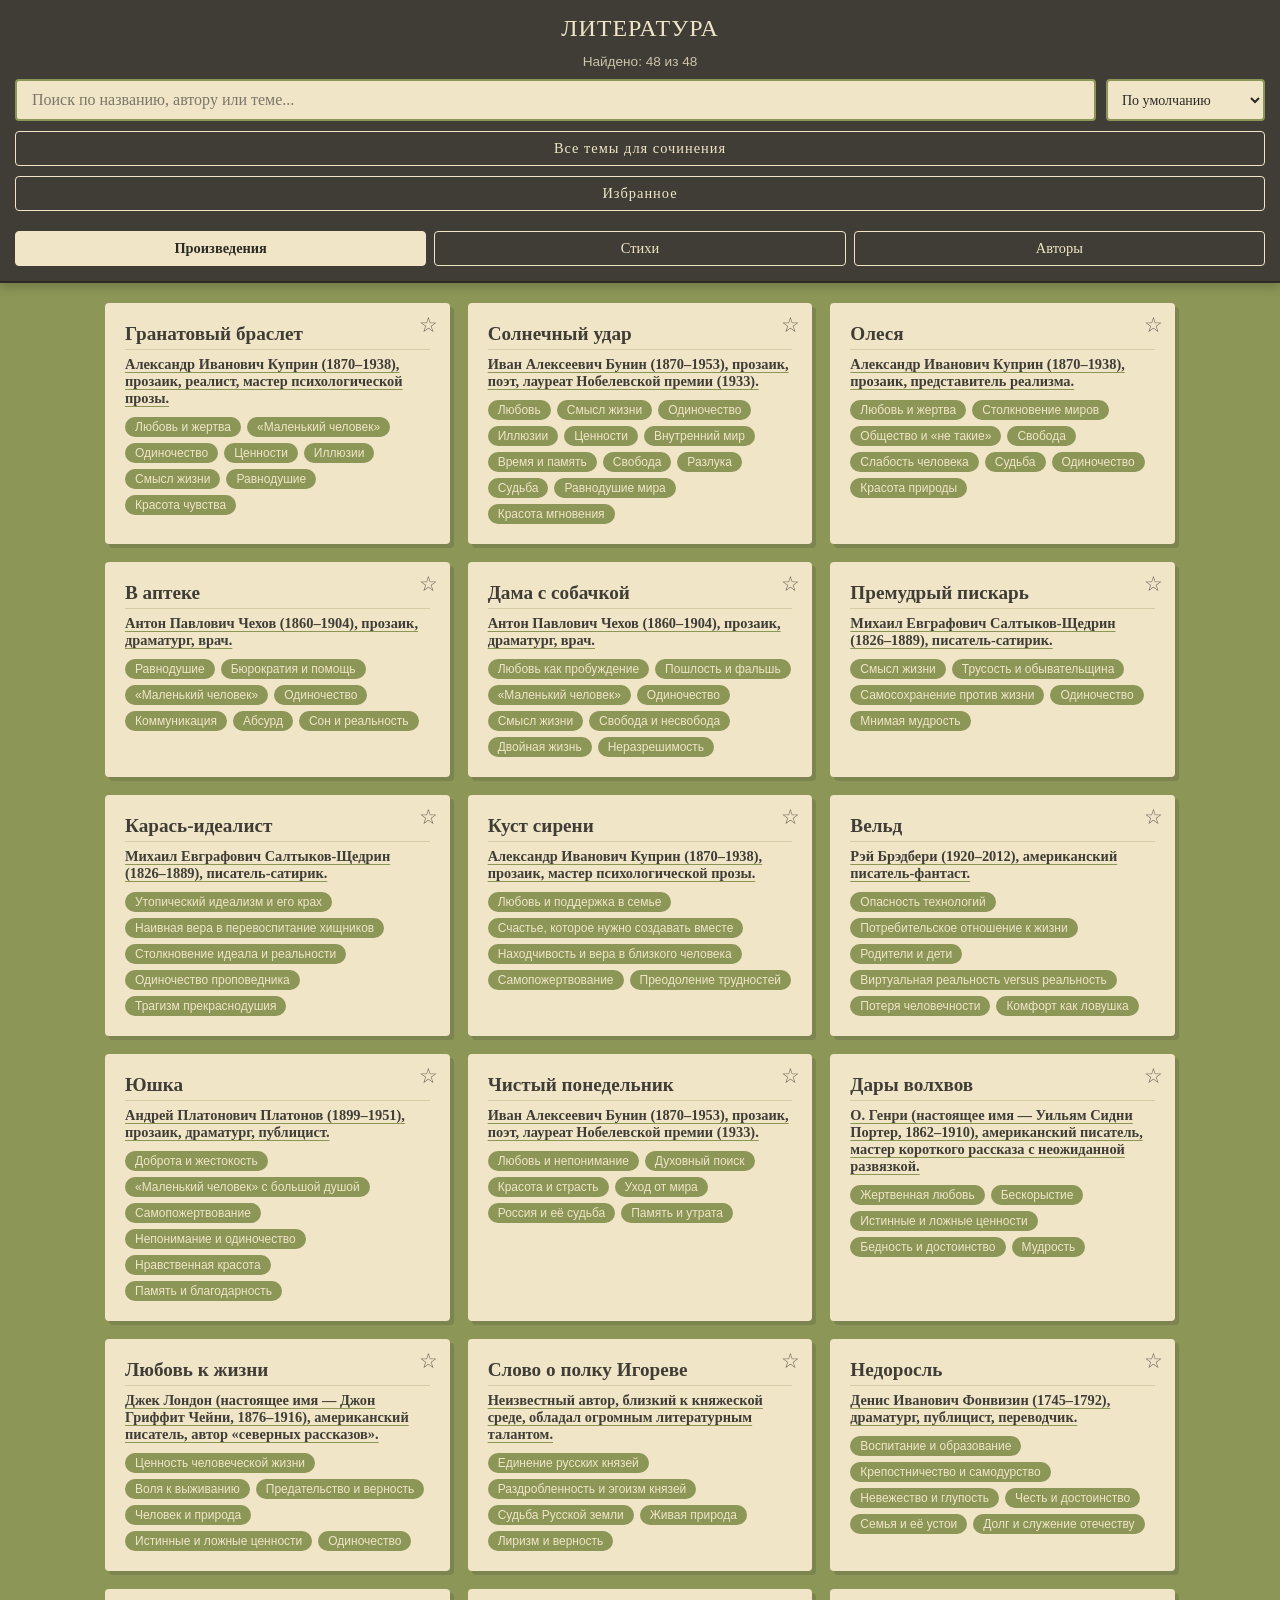
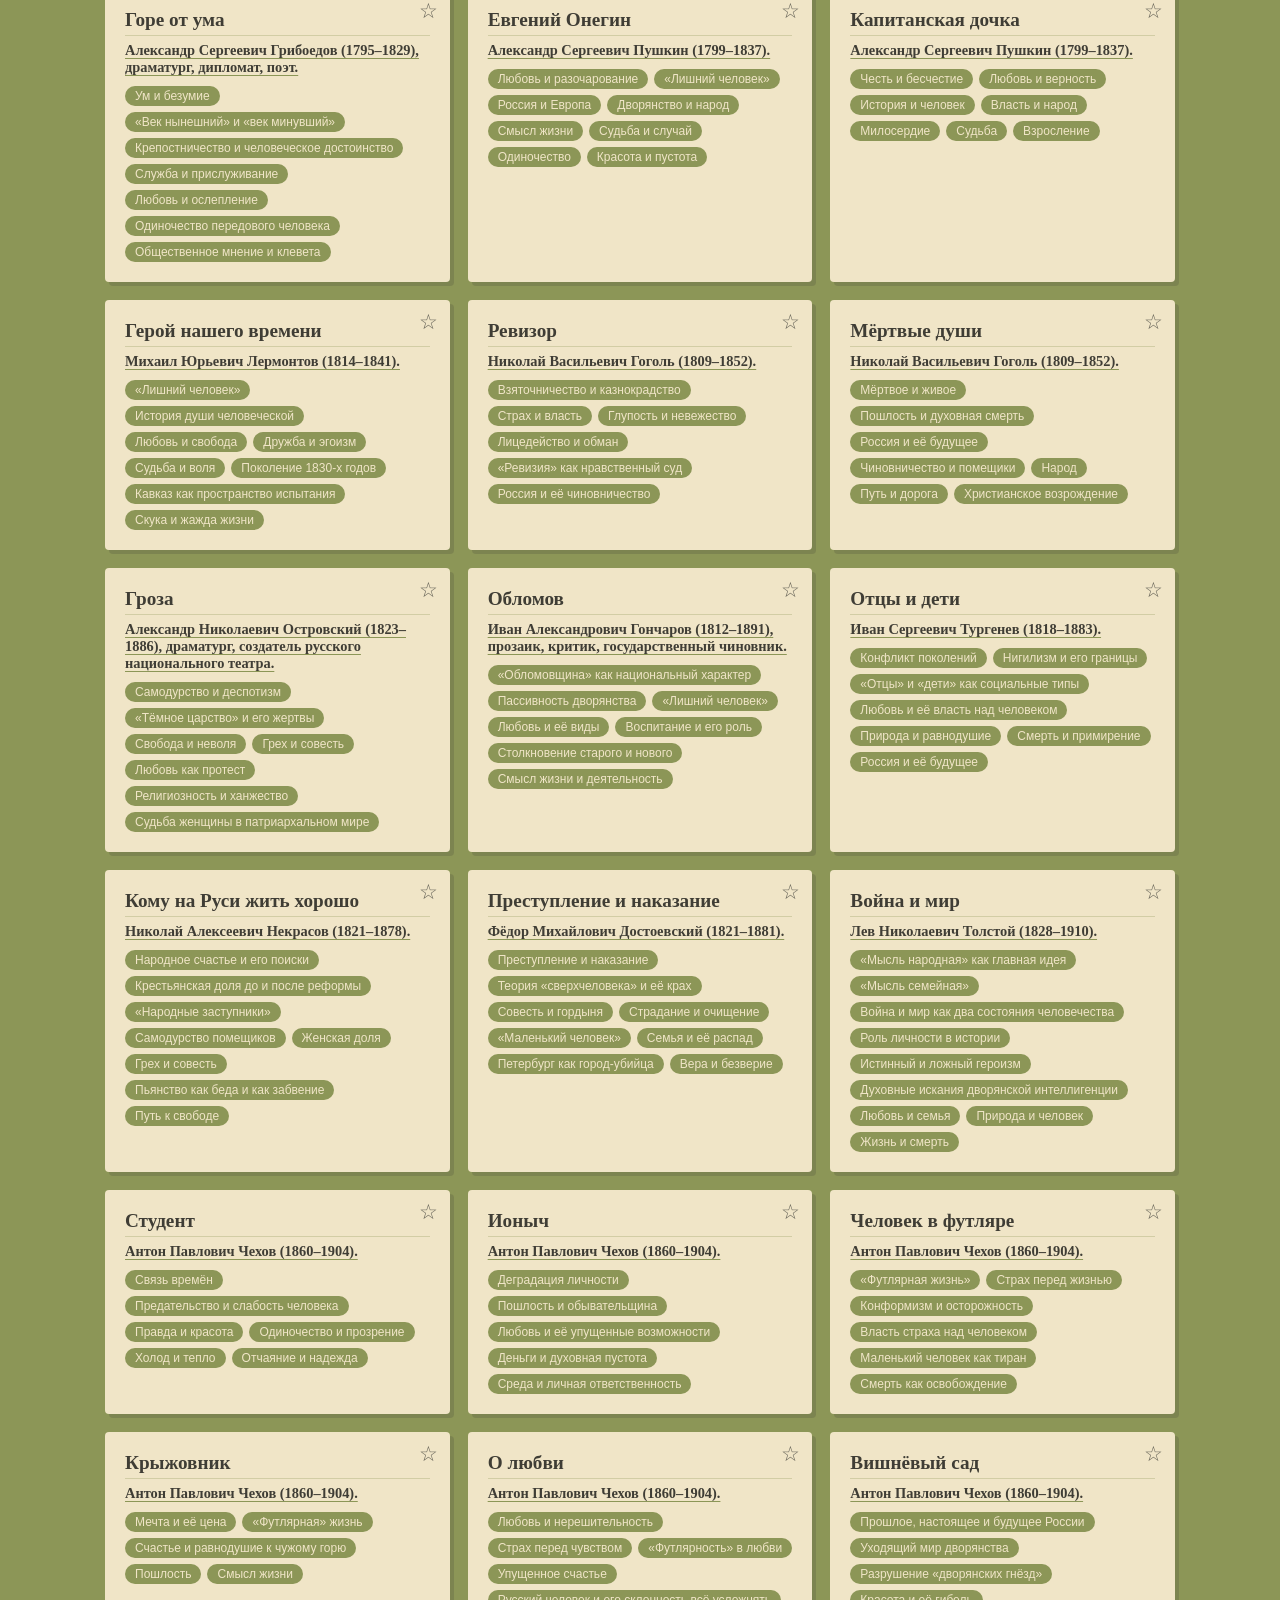
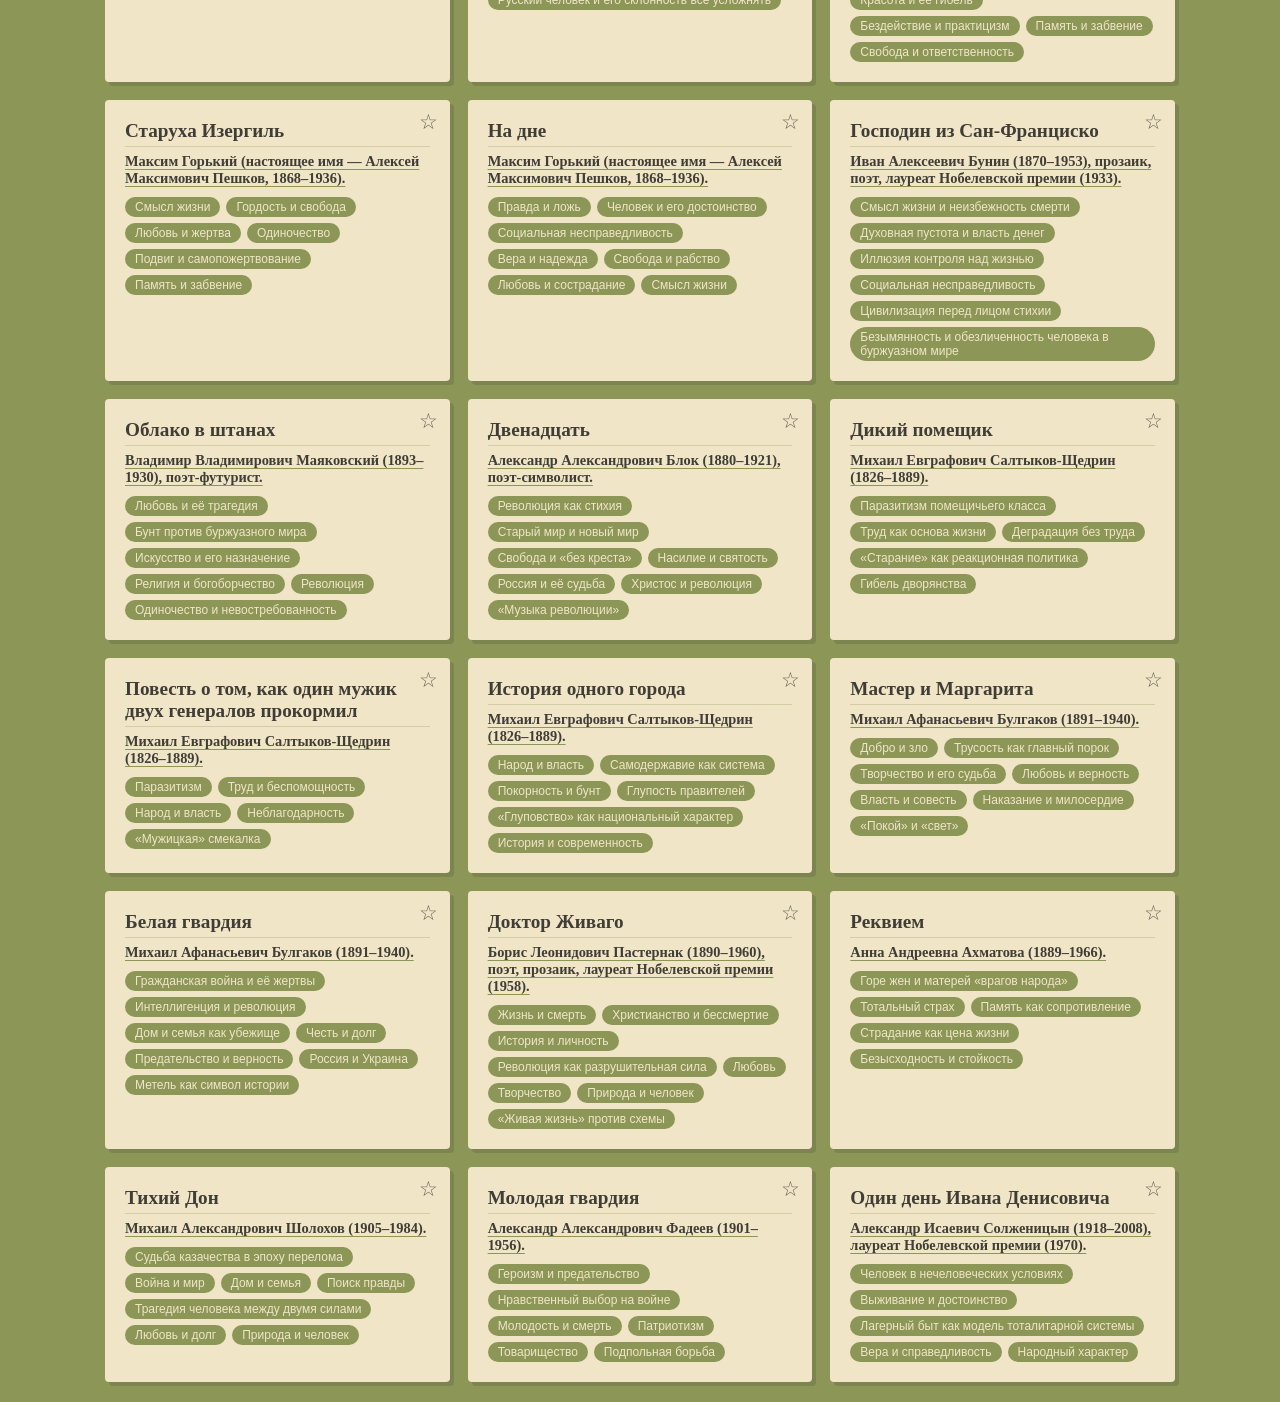
<file: index.html>
<!DOCTYPE html>
<html lang="ru">
<head>
    <meta charset="UTF-8">
    <meta name="viewport" content="width=device-width, initial-scale=1.0">
    <title>Шпаргалка по литературе</title>
    <link rel="stylesheet" href="style.css">
</head>
<body>
    <header>
        <h1>Литература</h1>
<div id="counter" class="counter"></div>
        <!-- Поиск и сортировка -->
        <div class="controls">
            <input type="text" id="search" placeholder="Поиск по названию, автору или теме...">
            <select id="sort">
                <option value="default">По умолчанию</option>
                <option value="az">По названию (А-Я)</option>
                <option value="za">По названию (Я-А)</option>
                <option value="author_az">По автору (А-Я)</option>
                <option value="author_za">По автору (Я-А)</option>
            </select>
        </div>

        <!-- Кнопка "Все темы для сочинения" -->
        <button id="openThemes" class="toggle-themes">Все темы для сочинения</button>
        <button id="toggleFavorites" class="toggle-themes">Избранное</button>

        <!-- Переключатель разделов -->
        <div class="nav-tabs">
            <a href="index.html" class="nav-tab active">Произведения</a>
            <a href="poems.html" class="nav-tab">Стихи</a>
            <a href="authors.html" class="nav-tab">Авторы</a>
        </div>
    </header>

    <!-- Плашка активного автора -->
    <div id="authorFilter" class="author-filter" style="display: none;">
        <span id="authorName"></span>
        <button id="clearAuthor" class="clear-author">✕ Сбросить</button>
    </div>

    <!-- Список произведений -->
    <main id="list"></main>

    <!-- Модалка произведения -->
    <div id="modal" class="modal">
        <div class="modal-content">
            <span class="close" id="closeModal">&times;</span>
            <div id="modalBody"></div>
        </div>
    </div>

    <!-- Модалка "Все темы" -->
    <div id="themesModal" class="themes-modal">
        <div class="themes-modal-content">
            <span class="close-themes" id="closeThemes">&times;</span>
            <h3>Все темы для сочинения</h3>
            <input type="text" id="themeSearch" class="theme-search" placeholder="Поиск темы...">
            <div id="themesList" class="themes-list"></div>
        </div>
    </div>
    <button id="scrollTopBtn" title="Наверх">↑</button>
    <script src="works.js"></script>
    <script src="script.js"></script>

</body>
</html>
</file>
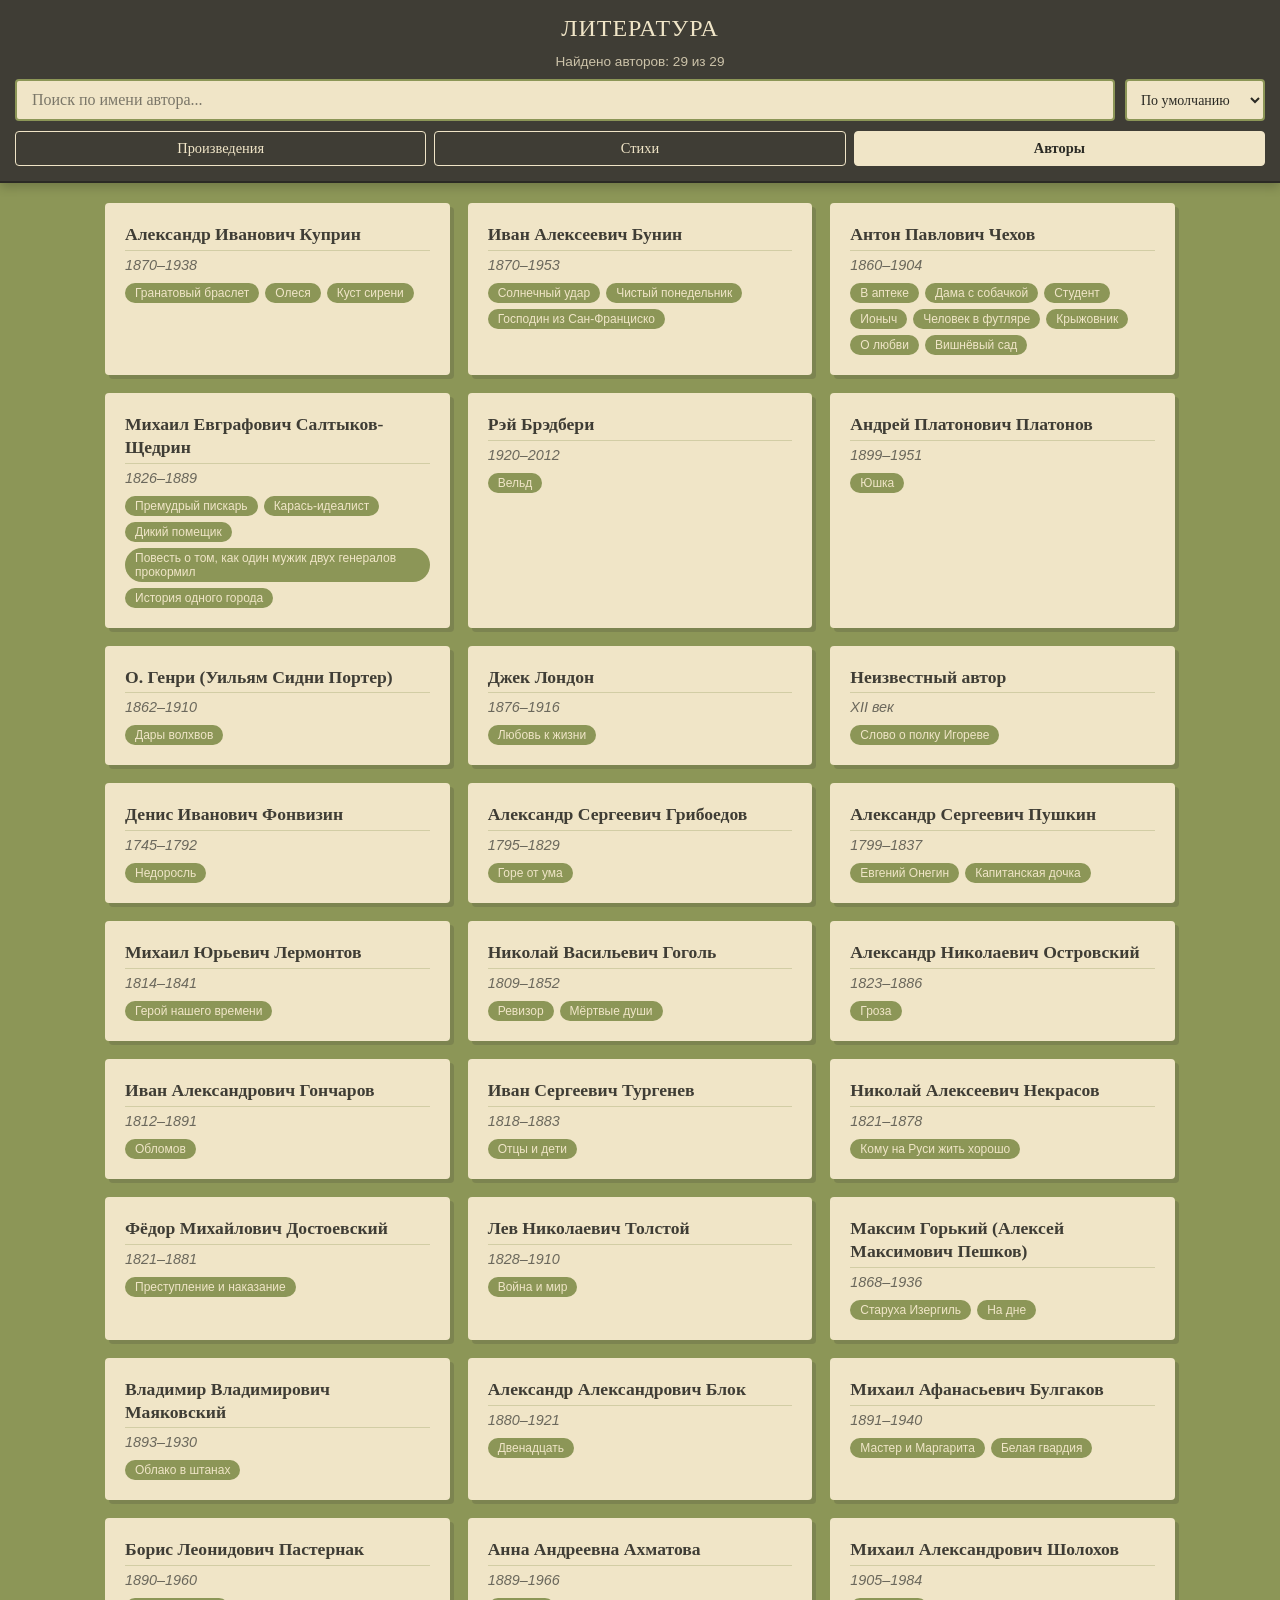
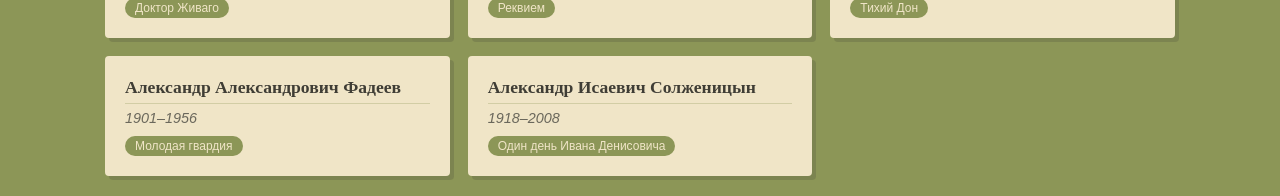
<file: authors.html>
<!DOCTYPE html>
<html lang="ru">
<head>
    <meta charset="UTF-8">
    <meta name="viewport" content="width=device-width, initial-scale=1.0">
    <title>Авторы</title>
    <link rel="stylesheet" href="style.css">
</head>
<body>
    <header>
        <h1>Литература</h1>
        <div id="counter" class="counter"></div>
        <div class="controls">
            <input type="text" id="search" placeholder="Поиск по имени автора...">
            <select id="sort">
                <option value="default">По умолчанию</option>
                <option value="az">По имени (А-Я)</option>
                <option value="za">По имени (Я-А)</option>
            </select>
        </div>
        <div class="nav-tabs">
            <a href="index.html" class="nav-tab">Произведения</a>
            <a href="poems.html" class="nav-tab">Стихи</a>
            <a href="authors.html" class="nav-tab active">Авторы</a>
        </div>
    </header>

    <main id="list"></main>

    <div id="modal" class="modal">
        <div class="modal-content">
            <span class="close" id="closeModal">&times;</span>
            <div id="modalBody"></div>
        </div>
    </div>
 <button id="scrollTopBtn" title="Наверх">↑</button>
    <script src="authors.js"></script>
    <script src="script.js"></script>
   
</body>
</html>
</file>
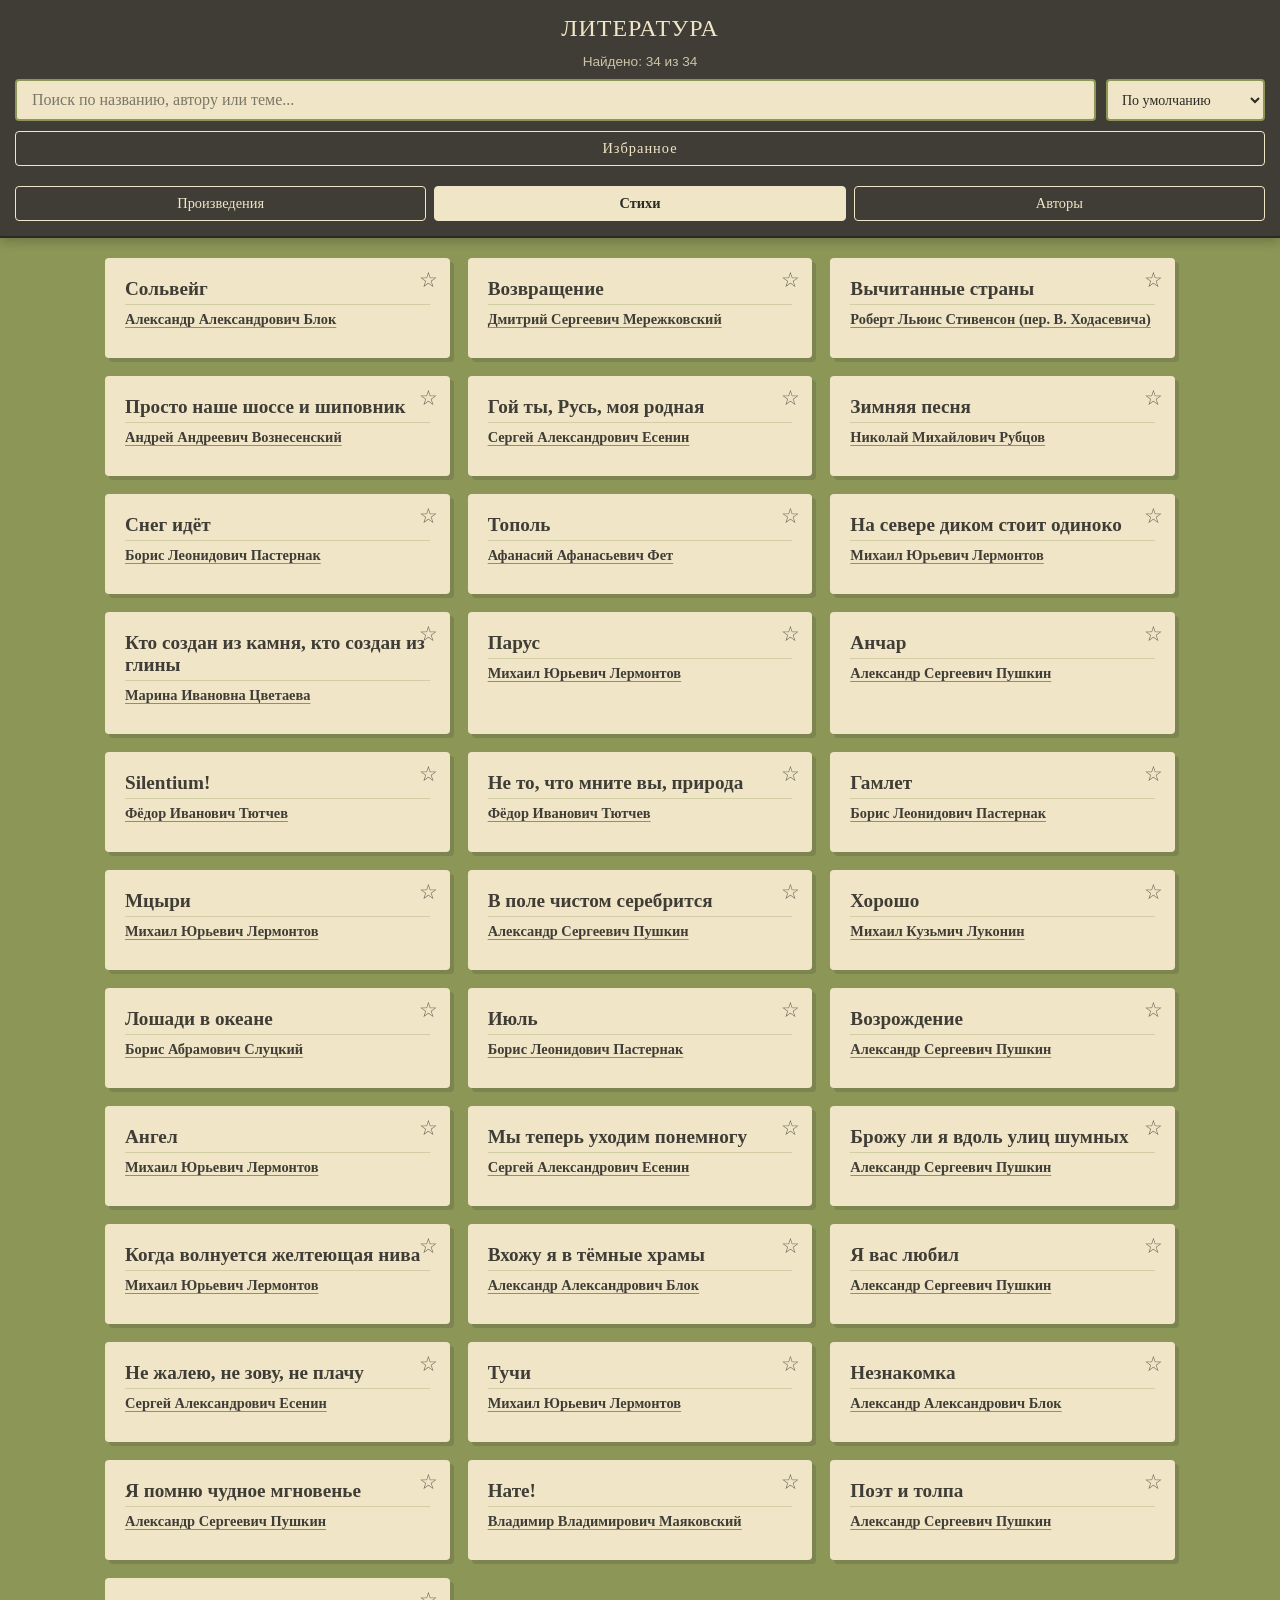
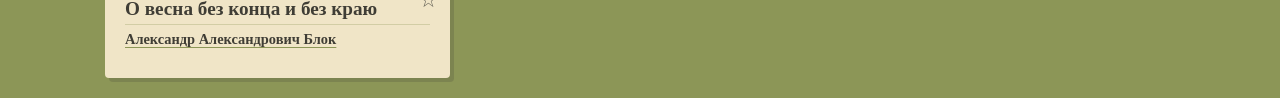
<file: poems.html>
<!DOCTYPE html>
<html lang="ru">
<head>
    <meta charset="UTF-8">
    <meta name="viewport" content="width=device-width, initial-scale=1.0">
    <title>Стихи</title>
    <link rel="stylesheet" href="style.css">
</head>
<body>
    <header>
        <h1>Литература</h1>
        <div id="counter" class="counter"></div>
        <div class="controls">
            <input type="text" id="search" placeholder="Поиск по названию, автору или теме...">
            <select id="sort">
                <option value="default">По умолчанию</option>
                <option value="az">По названию (А-Я)</option>
                <option value="za">По названию (Я-А)</option>
                <option value="author_az">По автору (А-Я)</option>
                <option value="author_za">По автору (Я-А)</option>
            </select>
        </div>
        <button id="toggleFavorites" class="toggle-themes">Избранное</button>
        <div class="nav-tabs">
            <a href="index.html" class="nav-tab">Произведения</a>
            <a href="poems.html" class="nav-tab active">Стихи</a>
            <a href="authors.html" class="nav-tab">Авторы</a>
        </div>
    </header>

    <div id="authorFilter" class="author-filter" style="display: none;">
        <span id="authorName"></span>
        <button id="clearAuthor" class="clear-author">✕ Сбросить</button>
    </div>

    <main id="list"></main>

    <div id="modal" class="modal">
        <div class="modal-content">
            <span class="close" id="closeModal">&times;</span>
            <div id="modalBody"></div>
        </div>
    </div>
<button id="scrollTopBtn" title="Наверх">↑</button>
    <script src="poems.js"></script>
    <script src="script.js"></script>
    
</body>
</html>
</file>
<file: style.css>
* { box-sizing: border-box; margin: 0; padding: 0; }

:root {
    --bg-main: #8c9657;       /* Оливковый фон */
    --bg-card: #f0e5c7;       /* Кремовый (карточки) */
    --bg-dark: #3f3d35;       /* Тёмно-коричневый (шапка, плашки) */
    --text-main: #2b2a24;     /* Тёмный текст для светлого фона */
    --text-light: #f0e5c7;    /* Светлый текст для тёмного фона */
    --accent: #8c9657;        /* Оливковый акцент */
}

body {
    font-family: 'Georgia', serif;
    background: var(--bg-main);
    color: var(--text-main);
    min-height: 100vh;
}

header {
   position: static;
    top: 0;
    background: var(--bg-dark);
    padding: 15px;
    border-bottom: 2px solid #2b2a24;
    z-index: 10;
    box-shadow: 0 4px 10px rgba(0,0,0,0.2);
}

h1 {
    font-size: 1.5rem;
    color: var(--text-light);
    margin-bottom: 12px;
    text-align: center;
    font-weight: normal;
    letter-spacing: 1px;
    text-transform: uppercase;
}

.controls {
    display: flex;
    gap: 10px;
    margin-bottom: 10px;
}

#search {
    flex: 1;
    padding: 10px 15px;
    font-size: 16px;
    border: 2px solid var(--bg-main);
    border-radius: 4px;
    background: var(--bg-card);
    color: var(--text-main);
    outline: none;
    font-family: inherit;
}
#search:focus { border-color: var(--text-light); }
#search::placeholder { color: #7a7668; }

#sort {
    padding: 10px;
    font-size: 14px;
    border: 2px solid var(--bg-main);
    border-radius: 4px;
    background: var(--bg-card);
    color: var(--text-main);
    outline: none;
    font-family: inherit;
    cursor: pointer;
}

.toggle-themes {
    background: transparent;
    color: var(--text-light);
    border: 1px solid var(--text-light);
    padding: 8px 16px;
    border-radius: 4px;
    font-size: 0.9rem;
    cursor: pointer;
    margin-bottom: 10px;
    width: 100%;
    font-family: inherit;
    transition: 0.2s;
    letter-spacing: 1px;
}
.toggle-themes:hover { background: var(--text-light); color: var(--bg-dark); }

/* Переключатель разделов */
.nav-tabs {
    display: flex;
    gap: 8px;
    margin-top: 10px;
    width: 100%;
}
.nav-tab {
    flex: 1;
    text-align: center;
    background: transparent;
    color: var(--text-light);
    border: 1px solid var(--text-light);
    padding: 8px 20px;
    border-radius: 4px;
    text-decoration: none;
    font-size: 0.9rem;
    transition: 0.2s;
    font-family: inherit;
}
.nav-tab:hover { background: var(--bg-main); border-color: var(--bg-main); }
.nav-tab.active {
    background: var(--bg-card);
    color: var(--text-main);
    border-color: var(--bg-card);
    font-weight: bold;
}

main {
    padding: 15px;
    max-width: 700px;
    margin: 0 auto;
}

/* Сетка карточек — ВЕЗДЕ 3 колонки */
/* Сетка карточек — базово 3 колонки */
#list {
    display: grid;
    grid-template-columns: repeat(3, 1fr);
    gap: 20px;
    padding: 20px 15px;
    max-width: 1200px;
    margin: 0 auto;
}

/* Адаптив */
@media (max-width: 900px) {
    #list { grid-template-columns: repeat(2, 1fr); }
}
@media (max-width: 600px) {
    #list { grid-template-columns: 1fr; }
}

/* Сама карточка — как кремовая бумажка */
.work {
    background: var(--bg-card);
    border: 2px solid transparent;
    border-radius: 4px;
    padding: 18px;
    cursor: pointer;
    transition: 0.2s;
    box-shadow: 4px 4px 0px rgba(63, 61, 53, 0.2);
}
.work:hover { 
    transform: translate(-2px, -2px);
    box-shadow: 6px 6px 0px var(--bg-dark);
    border-color: var(--bg-dark);
}
.work h2 { 
    font-size: 1.2rem; 
    color: var(--bg-dark); 
    margin-bottom: 6px;
    font-weight: bold;
    border-bottom: 1px solid rgba(140, 150, 87, 0.3);
    padding-bottom: 4px;
}
.work .author { font-size: 0.9rem; color: #6b685c; margin-bottom: 10px; font-style: italic; }
.work .author-link { color: var(--bg-dark); cursor: pointer; text-decoration: underline; text-decoration-color: var(--accent); text-underline-offset: 3px; font-weight: bold; font-style: normal;}
.work .author-link:hover { color: var(--accent); }
.work .tags { display: flex; flex-wrap: wrap; gap: 6px; margin-top: 10px; }
.work .tags span {
    background: var(--bg-main);
    color: var(--bg-card);
    border: none;
    padding: 3px 10px;
    border-radius: 20px;
    font-size: 0.75rem;
    font-family: sans-serif;
}

/* Плашка автора */
.author-filter {
    background: var(--bg-card);
    border: 2px solid var(--bg-dark);
    border-radius: 4px;
    padding: 8px 16px;
    margin: 15px auto;
    max-width: 700px;
    display: flex;
    justify-content: space-between;
    align-items: center;
    color: var(--bg-dark);
    font-weight: bold;
    box-shadow: 3px 3px 0px var(--bg-dark);
}
.clear-author {
    background: transparent;
    border: 1px solid var(--bg-dark);
    color: var(--bg-dark);
    border-radius: 4px;
    padding: 3px 10px;
    cursor: pointer;
    font-size: 0.85rem;
    font-weight: bold;
    transition: 0.2s;
}
.clear-author:hover { background: var(--bg-dark); color: var(--bg-card); }

.empty { text-align: center; color: var(--bg-dark); padding: 40px 20px; font-style: italic; font-size: 1.1rem; }

/* Модалка произведения */
.modal {
    display: none;
    position: fixed;
    z-index: 100;
    left: 0; top: 0;
    width: 100%; height: 100%;
    overflow: auto;
    background: rgba(43, 42, 36, 0.8);
    backdrop-filter: blur(3px);
}
.modal-content {
    background: var(--bg-card);
    margin: 30px auto;
    padding: 25px;
    border: 2px solid var(--bg-dark);
    border-radius: 4px;
    width: 90%;
    max-width: 700px;
    color: var(--text-main);
    box-shadow: 8px 8px 0px var(--bg-dark);
}
.close {
    color: var(--bg-dark);
    float: right;
    font-size: 32px;
    font-weight: bold;
    cursor: pointer;
    line-height: 1;
    font-family: sans-serif;
}
.close:hover { color: var(--bg-main); }
#modalBody h2 { 
    color: var(--bg-dark); 
    margin-bottom: 10px; 
    font-size: 1.6rem;
    border-bottom: 2px dashed var(--bg-main);
    padding-bottom: 10px;
}
#modalBody h3 { 
    color: var(--bg-card);
    margin-top: 20px; 
    margin-bottom: 8px; 
    font-size: 1.1rem;
    background: var(--bg-main);
    display: inline-block;
    padding: 2px 10px;
    border-radius: 4px;
    font-family: sans-serif;
    text-transform: uppercase;
    letter-spacing: 1px;
}
#modalBody p, #modalBody li { font-size: 1rem; line-height: 1.6; margin-bottom: 8px; }
#modalBody b { color: var(--bg-dark); }
#modalBody i { color: #6b685c; }
#modalBody ul { padding-left: 20px; }

/* Модалка тем */
.themes-modal {
    display: none;
    position: fixed;
    z-index: 200;
    left: 0; top: 0;
    width: 100%; height: 100%;
    overflow: auto;
    background: rgba(43, 42, 36, 0.85);
    backdrop-filter: blur(3px);
}
.themes-modal-content {
    background: var(--bg-card);
    margin: 30px auto;
    padding: 25px;
    border: 2px solid var(--bg-dark);
    border-radius: 4px;
    width: 90%;
    max-width: 600px;
    color: var(--text-main);
    box-shadow: 8px 8px 0px var(--bg-dark);
}
.themes-modal-content h3 { color: var(--bg-dark); margin-bottom: 15px; font-size: 1.3rem; }
.close-themes {
    color: var(--bg-dark);
    float: right;
    font-size: 32px;
    font-weight: bold;
    cursor: pointer;
    font-family: sans-serif;
    line-height: 1;
}
.close-themes:hover { color: var(--bg-main); }
.theme-search {
    width: 100%;
    padding: 10px 15px;
    font-size: 16px;
    border: 2px solid var(--bg-main);
    border-radius: 4px;
    background: #fff;
    color: var(--text-main);
    outline: none;
    margin-bottom: 15px;
    font-family: inherit;
}
.theme-search:focus { border-color: var(--bg-dark); }
.themes-list { display: flex; flex-wrap: wrap; gap: 10px; }
.theme-item {
    background: transparent;
    color: var(--bg-dark);
    border: 2px solid var(--bg-dark);
    padding: 6px 14px;
    border-radius: 4px;
    font-size: 0.9rem;
    cursor: pointer;
    transition: 0.2s;
    font-family: inherit;
}
.theme-item:hover { background: var(--bg-dark); color: var(--bg-card); }
.theme-item.active { background: var(--bg-dark); color: var(--bg-card); box-shadow: 2px 2px 0px var(--bg-main); }

/* Стили для карточек авторов */
.author-card .author-years {
    font-size: 0.9rem;
    color: #6b685c;
    font-style: italic;
    margin-bottom: 10px;
    font-family: sans-serif;
}
.author-card h2 {
    font-size: 1.1rem;
    line-height: 1.3;
}#scrollTopBtn {
    display: block;
    position: fixed;
    bottom: 30px;
    right: 30px;
    z-index: 99;
    background: #3f3d35;
    color: #f0e5c7;
    border: 2px solid #f0e5c7;
    border-radius: 50%;
    width: 50px;
    height: 50px;
    font-size: 1.5rem;
    cursor: pointer;
    box-shadow: 3px 3px 0px rgba(43, 42, 36, 0.4);
    transition: 0.2s;
    font-family: sans-serif;
    line-height: 1;
}

#scrollTopBtn:hover {
    background: #f0e5c7;
    color: #3f3d35;
    transform: translate(-2px, -2px);
    box-shadow: 5px 5px 0px #3f3d35;
}
/* Счётчик */
.counter {
    text-align: center;
    color: var(--text-light);
    font-size: 0.85rem;
    margin-bottom: 10px;
    font-family: sans-serif;
    opacity: 0.8;
}
/* Звёздочка на карточке */
.fav-btn {
    position: absolute;
    top: 10px;
    right: 10px;
    background: transparent;
    border: none;
    font-size: 1.3rem;
    cursor: pointer;
    color: #6b685c;
    transition: 0.2s;
    padding: 0;
    line-height: 1;
    z-index: 2;
}

.fav-btn:hover {
    transform: scale(1.2);
}

.fav-btn.active {
    color: #ffc107;
    text-shadow: 0 0 3px rgba(0, 0, 0, 0.2);
}

/* Карточка должна быть relative, чтобы звёздочка позиционировалась */
.work {
    position: relative;
}

/* Активная кнопка "Избранное" */
.toggle-themes.active {
    background: var(--bg-card);
    color: var(--bg-dark);
    border-color: var(--bg-card);
}/* ===== МОБИЛЬНАЯ ВЕРСИЯ (как на компьютере, но с уменьшенными размерами) ===== */
@media (max-width: 600px) {
    header {
        padding: 8px;
    }

    h1 {
        font-size: 1rem;
        margin-bottom: 6px;
    }

    .counter {
        font-size: 0.7rem;
        margin-bottom: 4px;
    }

    /* Поиск и сортировка — в одну строку, как на компьютере */
    .controls {
        flex-direction: row;
        gap: 6px;
        margin-bottom: 6px;
    }

    #search {
        flex: 1;
        font-size: 11px;
        padding: 6px 8px;
    }

    #sort {
        font-size: 11px;
        padding: 6px;
        max-width: 90px;
    }

    .toggle-themes {
        font-size: 0.7rem;
        padding: 6px;
        margin-bottom: 6px;
    }

    /* Вкладки — в одну строку, как на компьютере */
    .nav-tabs {
        flex-direction: row;
        gap: 4px;
    }

    .nav-tab {
        padding: 6px 4px;
        font-size: 0.65rem;
    }

    /* Карточки — 3 колонки */
    #list {
        grid-template-columns: repeat(3, 1fr);
        gap: 5px;
        padding: 6px 4px;
    }

    .work {
        padding: 6px;
    }

    .work h2 {
        font-size: 0.7rem;
        margin-bottom: 3px;
        padding-bottom: 2px;
    }

    .work .author {
        font-size: 0.55rem;
        margin-bottom: 4px;
    }

    .work .tags span {
        font-size: 0.5rem;
        padding: 1px 4px;
    }

    .fav-btn {
        font-size: 0.9rem;
        top: 3px;
        right: 3px;
    }

    /* Модалка на весь экран */
    .modal-content,
    .themes-modal-content {
        width: 100%;
        margin: 0;
        border-radius: 0;
        min-height: 100vh;
        padding: 10px;
    }

    #modalBody h2 {
        font-size: 1.1rem;
    }

    #modalBody h3 {
        font-size: 0.85rem;
        padding: 1px 6px;
    }

    #modalBody p, #modalBody li {
        font-size: 0.8rem;
    }

    /* Кнопка "Наверх" */
    #scrollTopBtn {
        width: 40px;
        height: 40px;
        font-size: 1.1rem;
        bottom: 15px;
        right: 15px;
    }

    /* Плашка автора */
    .author-filter {
        margin: 8px;
        padding: 6px 10px;
        font-size: 0.75rem;
    }
}

/* Очень маленькие экраны */
@media (max-width: 400px) {
    h1 {
        font-size: 0.9rem;
    }

    .nav-tab {
        font-size: 0.6rem;
        padding: 5px 3px;
    }

    .work h2 {
        font-size: 0.65rem;
    }

    .work .tags span {
        font-size: 0.45rem;
        padding: 1px 3px;
    }

    #search, #sort {
        font-size: 10px;
        padding: 5px;
    }
}
/* ===== НОУТБУКИ И БОЛЬШИЕ ЭКРАНЫ ===== */

/* На экранах от 1400px — 4 колонки, чтобы не было пустоты */
@media (min-width: 1400px) {
    #list {
        grid-template-columns: repeat(4, 1fr);
        max-width: 1400px;
    }
}

/* На экранах 1024–1399px — 3 колонки, но чуть шире */
@media (min-width: 1024px) and (max-width: 1399px) {
    #list {
        grid-template-columns: repeat(3, 1fr);
        max-width: 1100px;
        gap: 18px;
    }
}

/* На экранах 900–1023px — 3 колонки (планшеты в горизонтали) */
@media (min-width: 900px) and (max-width: 1023px) {
    #list {
        grid-template-columns: repeat(3, 1fr);
        max-width: 900px;
        gap: 15px;
    }
}
</file>
